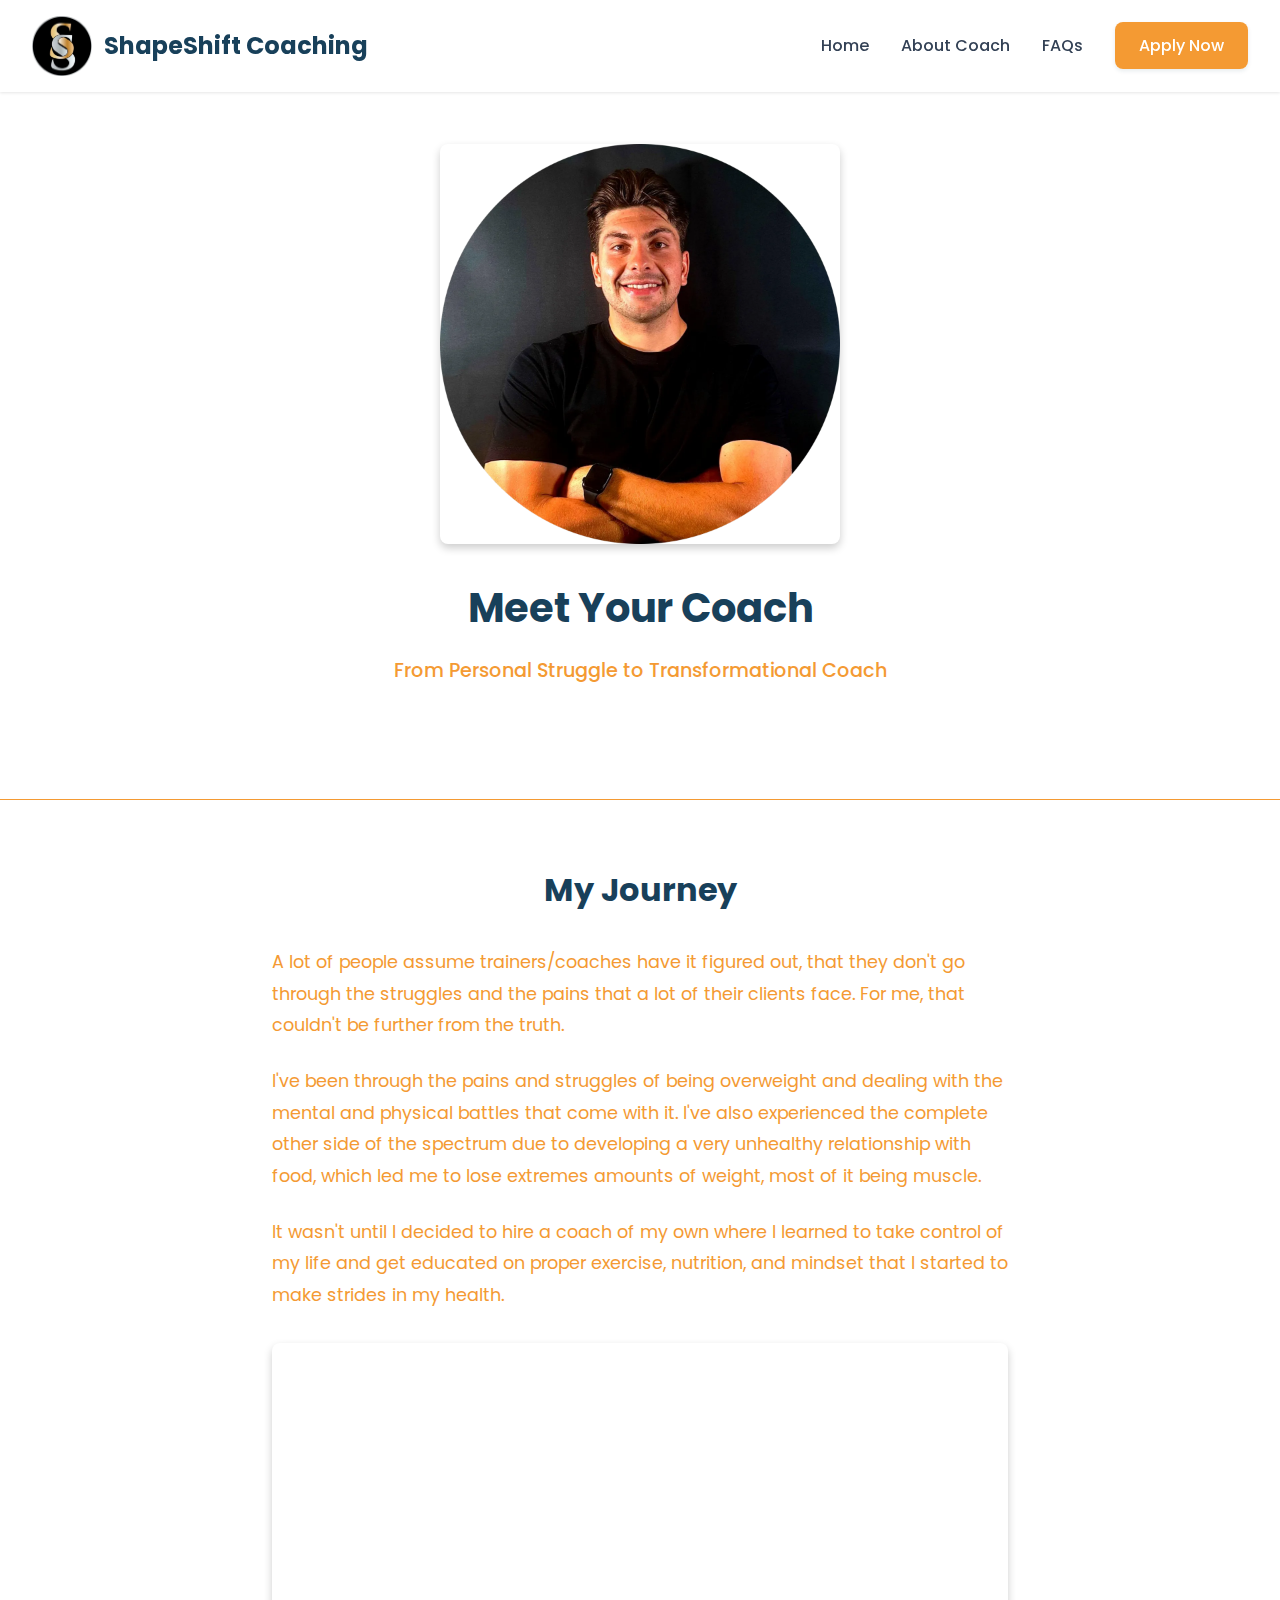
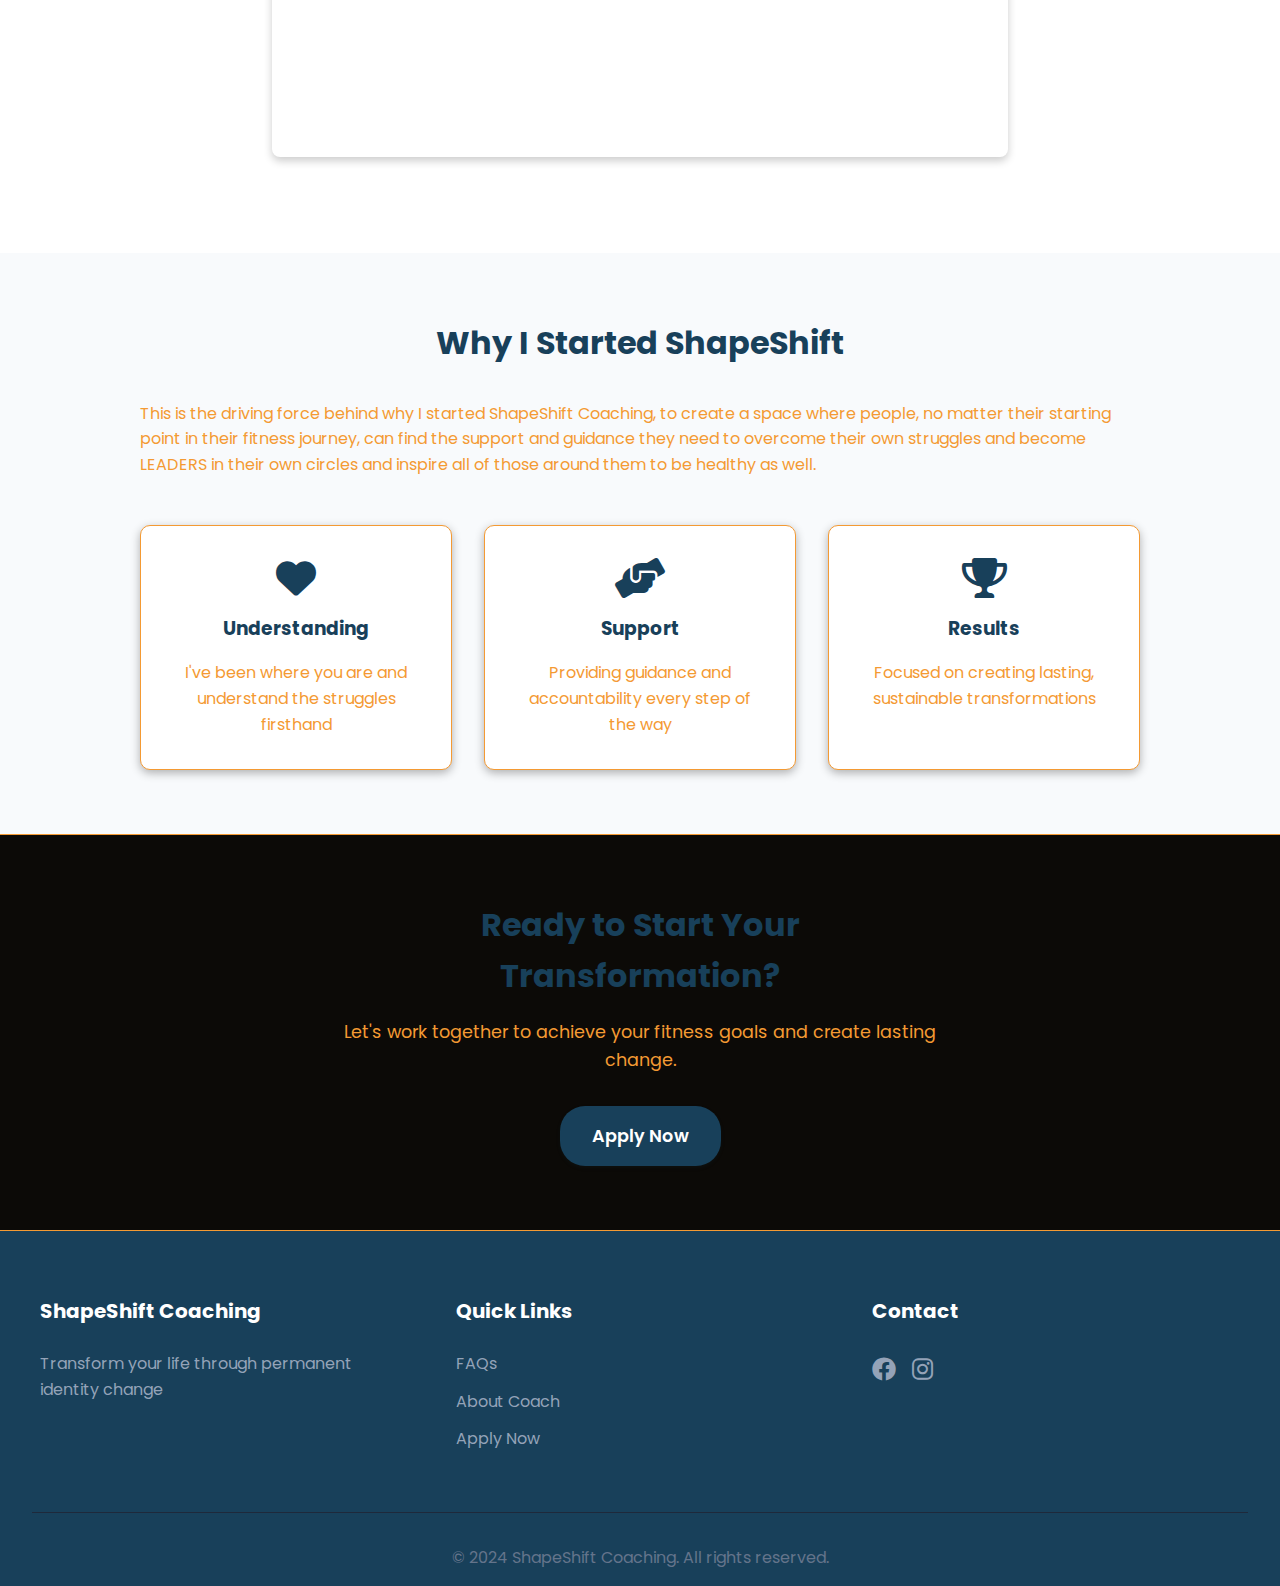
<file: pages/coach.html>
<!DOCTYPE html>
<html lang="en">

<head>
    <meta charset="UTF-8">
    <meta name="viewport" content="width=device-width, initial-scale=1.0">
    <title>About Coach - ShapeShift Coaching</title>
    <link rel="stylesheet" href="../css/style.css">
    <link rel="stylesheet" href="../css/coach.css">
    <link href="https://fonts.googleapis.com/css2?family=Poppins:wght@300;400;500;600;700&display=swap"
        rel="stylesheet">
    <link rel="stylesheet" href="https://cdnjs.cloudflare.com/ajax/libs/font-awesome/6.0.0/css/all.min.css">
    <style>
        .coach-cta {
            background-color: #0c0a07 !important;
            background: #0c0a07 !important;
        }
    </style>
</head>

<body>
    <nav class="navbar">
        <div class="nav-brand">
            <a href="../index.html">
                <img src="../images/logo.webp" alt="ShapeShift Coaching Logo">
                ShapeShift Coaching
            </a>
        </div>
        <div class="nav-toggle" id="navToggle">
            <span></span>
            <span></span>
            <span></span>
        </div>
        <ul class="nav-menu" id="navMenu">
            <li><a href="../index.html">Home</a></li>
            <li><a href="coach.html">About Coach</a></li>
            <li><a href="faqs.html">FAQs</a></li>
            <li><a href="apply.html" class="cta-button">Apply Now</a></li>
        </ul>
    </nav>

    <main class="coach-container">
        <section class="coach-hero">
            <div class="coach-image">
                <img src="../images/coach.webp" alt="ShapeShift Coach" class="coach-photo">
            </div>
            <div class="coach-intro">
                <h1>Meet Your Coach</h1>
                <p class="tagline">From Personal Struggle to Transformational Coach</p>
            </div>
        </section>

        <section class="coach-story">
            <div class="story-content">
                <h2>My Journey</h2>
                <p>A lot of people assume trainers/coaches have it figured out, that they don't go through the struggles
                    and the pains that a lot of their clients face. For me, that couldn't be further from the truth.</p>

                <p>I've been through the pains and struggles of being overweight and dealing with the mental and
                    physical battles that come with it. I've also experienced the complete other side of the spectrum
                    due to developing a very unhealthy relationship with food, which led me to lose extremes amounts of
                    weight, most of it being muscle.</p>

                <p>It wasn't until I decided to hire a coach of my own where I learned to take control of my life and
                    get educated on proper exercise, nutrition, and mindset that I started to make strides in my health.
                </p>

                <div class="video-container">
                    <iframe src="https://www.youtube.com/embed/McyvP00vWyw" title="Coach's Journey Video"
                        frameborder="0"
                        allow="accelerometer; autoplay; clipboard-write; encrypted-media; gyroscope; picture-in-picture"
                        allowfullscreen>
                    </iframe>
                </div>
            </div>
        </section>

        <section class="coach-mission">
            <div class="mission-content">
                <h2>Why I Started ShapeShift</h2>
                <p>This is the driving force behind why I started ShapeShift Coaching, to create a space where people,
                    no matter their starting point in their fitness journey, can find the support and guidance they need
                    to overcome their own struggles and become LEADERS in their own circles and inspire all of those
                    around them to be healthy as well.</p>

                <div class="mission-values">
                    <div class="value-item">
                        <i class="fas fa-heart"></i>
                        <h3>Understanding</h3>
                        <p>I've been where you are and understand the struggles firsthand</p>
                    </div>
                    <div class="value-item">
                        <i class="fas fa-hands-helping"></i>
                        <h3>Support</h3>
                        <p>Providing guidance and accountability every step of the way</p>
                    </div>
                    <div class="value-item">
                        <i class="fas fa-trophy"></i>
                        <h3>Results</h3>
                        <p>Focused on creating lasting, sustainable transformations</p>
                    </div>
                </div>
            </div>
        </section>

        <section class="coach-cta">
            <div class="cta-content">
                <h2>Ready to Start Your Transformation?</h2>
                <p>Let's work together to achieve your fitness goals and create lasting change.</p>
                <a href="apply.html" class="cta-button">Apply Now</a>
            </div>
        </section>
    </main>

    <footer>
        <div class="footer-content">
            <div class="footer-section">
                <h3>ShapeShift Coaching</h3>
                <p>Transform your life through permanent identity change</p>
            </div>
            <div class="footer-section">
                <h3>Quick Links</h3>
                <ul>
                    <li><a href="faqs.html">FAQs</a></li>
                    <li><a href="coach.html">About Coach</a></li>
                    <li><a href="apply.html">Apply Now</a></li>
                </ul>
            </div>
            <div class="footer-section">
                <h3>Contact</h3>
                <div class="social-links">
                    <a href="#"><i class="fab fa-facebook"></i></a>
                    <a href="#"><i class="fab fa-instagram"></i></a>
                </div>
            </div>
        </div>
        <div class="footer-bottom">
            <p>&copy; 2024 ShapeShift Coaching. All rights reserved.</p>
        </div>
    </footer>

    <script src="../js/main.js"></script>
</body>

</html>
</file>
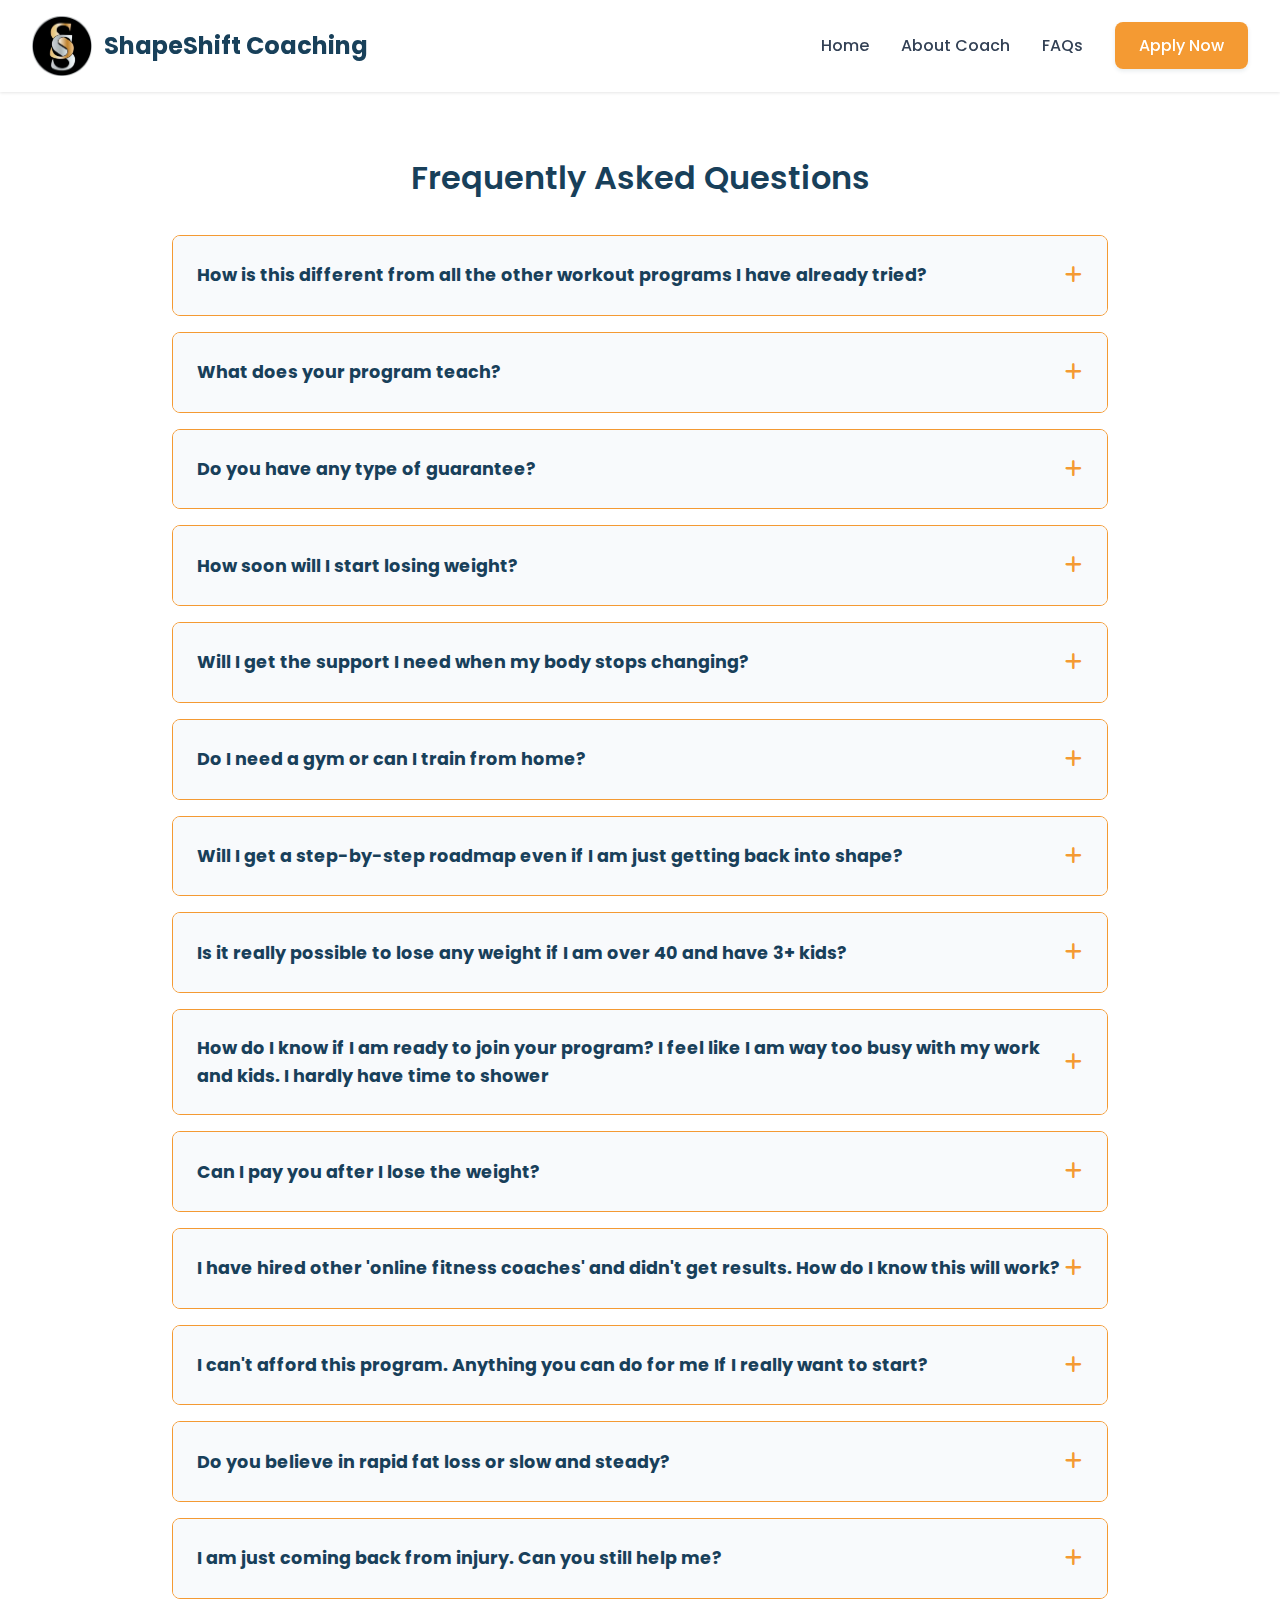
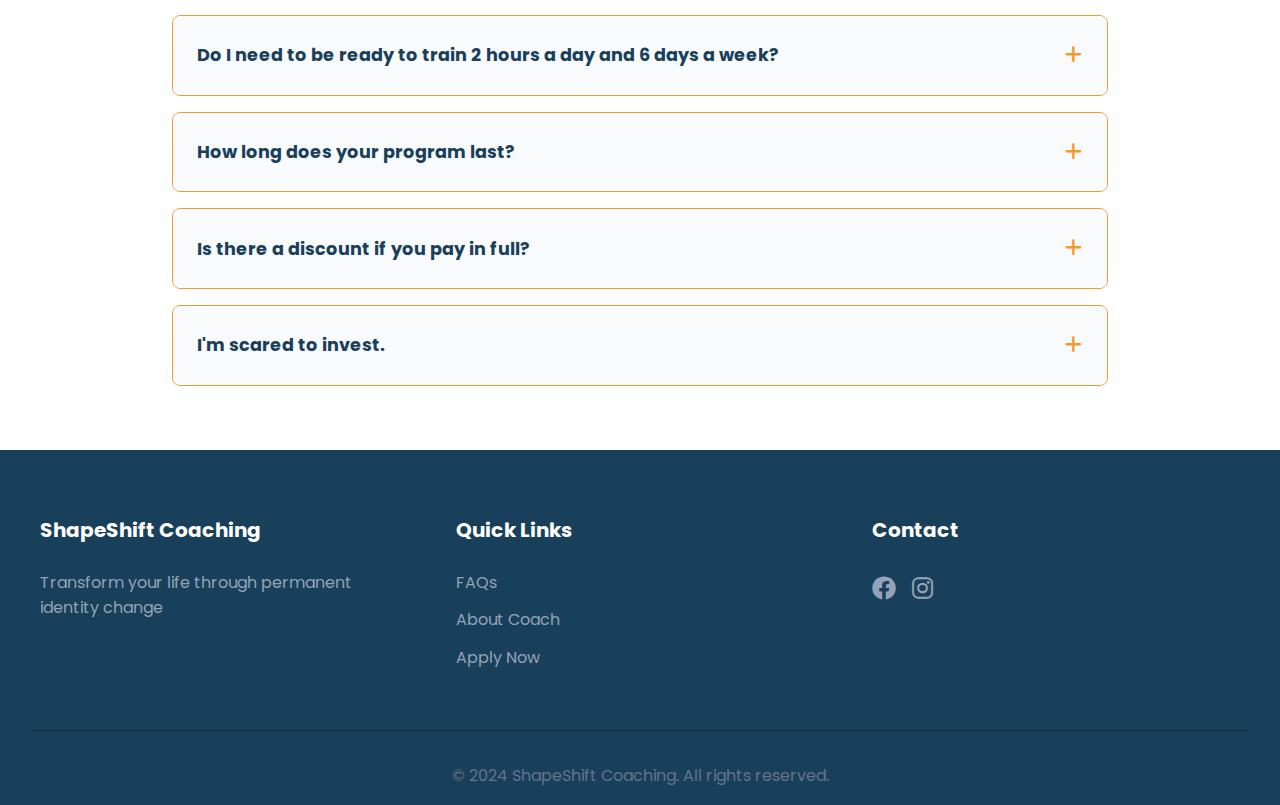
<file: pages/faqs.html>
<!DOCTYPE html>
<html lang="en">

<head>
    <meta charset="UTF-8">
    <meta name="viewport" content="width=device-width, initial-scale=1.0">
    <title>FAQs - ShapeShift Coaching</title>
    <link rel="stylesheet" href="../css/style.css">
    <link rel="stylesheet" href="../css/faqs.css">
    <link href="https://fonts.googleapis.com/css2?family=Poppins:wght@300;400;500;600;700&display=swap"
        rel="stylesheet">
    <link rel="stylesheet" href="https://cdnjs.cloudflare.com/ajax/libs/font-awesome/6.0.0/css/all.min.css">
</head>

<body>
    <nav class="navbar">
        <div class="nav-brand">
            <a href="../index.html">
                <img src="../images/logo.webp" alt="ShapeShift Coaching Logo">
                ShapeShift Coaching
            </a>
        </div>
        <div class="nav-toggle" id="navToggle">
            <span></span>
            <span></span>
            <span></span>
        </div>
        <ul class="nav-menu" id="navMenu">
            <li><a href="../index.html">Home</a></li>
            <li><a href="coach.html">About Coach</a></li>
            <li><a href="faqs.html">FAQs</a></li>
            <li><a href="apply.html" class="cta-button">Apply Now</a></li>
        </ul>
    </nav>

    <main class="faq-container">
        <h1>Frequently Asked Questions</h1>

        <div class="faq-section">
            <div class="faq-item">
                <div class="faq-question">
                    <h3>How is this different from all the other workout programs I have already tried?</h3>
                    <span class="toggle-icon"><i class="fas fa-plus"></i></span>
                </div>
                <div class="faq-answer">
                    <p>The RESHAPE program focuses on IDENTITY change to create permanent transformation. While every
                        other program will have you follow some cookie cutter program like a dog, never teaching you the
                        skills you need to be successful on your own. The RESHAPE program thrives from its 3 core
                        principles:</p>
                    <p>1) Sustainability (AKA FUN). Cause what is FUN is REPEATED.</p>
                    <p>2) Personalization. Everything will be custom to you, your life, your job, and your preferences.
                    </p>
                    <p>3) Accountability. We offer top level accountability to ensure sure that you stay on track with
                        your goals despite what life throws your way</p>
                </div>
            </div>

            <div class="faq-item">
                <div class="faq-question">
                    <h3>What does your program teach?</h3>
                    <span class="toggle-icon"><i class="fas fa-plus"></i></span>
                </div>
                <div class="faq-answer">
                    <p>ShapeShift's RESHAPE program teaches you how to lose fat, build muscle and reclaim your
                        confidence and energy through a PERMANENT identity transformation.</p>
                    <p>Not by letting go of carbs, but letting go of who you USED TO BE! Reshape your life, reshape your
                        body, reshape your metabolism, reshape your energy, reshape yourself! I prioritize education so
                        that after this program you can be your own coach, and coach yourself and your friends. I tell
                        people this is the LAST program you will ever need and I stand by that. I pride myself on being
                        the BEST fitness program for permanent transformation on the planet.</p>
                </div>
            </div>

            <div class="faq-item">
                <div class="faq-question">
                    <h3>Do you have any type of guarantee?</h3>
                    <span class="toggle-icon"><i class="fas fa-plus"></i></span>
                </div>
                <div class="faq-answer">
                    <p>If you listen to everything I say, hit your workouts, and follow my nutrition protocols and are
                        still unable to accomplish the goal you and I agree to; then there is 100% money back guarantee.
                    </p>
                </div>
            </div>

            <div class="faq-item">
                <div class="faq-question">
                    <h3>How soon will I start losing weight?</h3>
                    <span class="toggle-icon"><i class="fas fa-plus"></i></span>
                </div>
                <div class="faq-answer">
                    <p>As soon as you start following the workout and nutrition plan, you will start getting results!
                        Losing 5-10 lbs the first month is not uncommon, but it comes with consistency.</p>
                </div>
            </div>

            <div class="faq-item">
                <div class="faq-question">
                    <h3>Will I get the support I need when my body stops changing?</h3>
                    <span class="toggle-icon"><i class="fas fa-plus"></i></span>
                </div>
                <div class="faq-answer">
                    <p>Yes, I do weekly check-ins to avoid weight loss plateaus. The reason why most people fail at
                        fitness programs is because they buy a random, non-personalized program online and it comes
                        without a coach. This makes it very hard to get past plateaus because the program never changes.
                        Your program will change along with your body to make sure we're continuously making progress.
                    </p>
                </div>
            </div>

            <div class="faq-item">
                <div class="faq-question">
                    <h3>Do I need a gym or can I train from home?</h3>
                    <span class="toggle-icon"><i class="fas fa-plus"></i></span>
                </div>
                <div class="faq-answer">
                    <p>Both work fine! If you have equipment at home I can make you a custom workout routine to fit your
                        schedule and exercise capability.</p>
                </div>
            </div>

            <div class="faq-item">
                <div class="faq-question">
                    <h3>Will I get a step-by-step roadmap even if I am just getting back into shape?</h3>
                    <span class="toggle-icon"><i class="fas fa-plus"></i></span>
                </div>
                <div class="faq-answer">
                    <p>Yes, after you sign up, we will walk you through everything you need to do to make sure we can
                        start getting results as fast as possible. After you watch your welcome video, have orientation,
                        and receive all your plans there is a step-by-step process every client follows to get started
                        that completely takes the guesswork out of getting back in shape.</p>
                </div>
            </div>

            <div class="faq-item">
                <div class="faq-question">
                    <h3>Is it really possible to lose any weight if I am over 40 and have 3+ kids?</h3>
                    <span class="toggle-icon"><i class="fas fa-plus"></i></span>
                </div>
                <div class="faq-answer">
                    <p>Yes, we work with many people who are 40 and older who are still creating incredible
                        transformations with kids and a busy schedule. You will be receiving many different tools and
                        pieces of advice to help manage your time efficiently.</p>
                </div>
            </div>

            <div class="faq-item">
                <div class="faq-question">
                    <h3>How do I know if I am ready to join your program? I feel like I am way too busy with my work and
                        kids. I hardly have time to shower</h3>
                    <span class="toggle-icon"><i class="fas fa-plus"></i></span>
                </div>
                <div class="faq-answer">
                    <p>There is never going to be a "best time to start". If you learn how to conquer your fitness goals
                        when your life is busy, they become EASY to maintain when your life becomes less busy. If you
                        use the busy excuse forever, you will pass away with poor health. The choice is yours.</p>
                </div>
            </div>

            <div class="faq-item">
                <div class="faq-question">
                    <h3>Can I pay you after I lose the weight?</h3>
                    <span class="toggle-icon"><i class="fas fa-plus"></i></span>
                </div>
                <div class="faq-answer">
                    <p>I used to think like this too. But it wouldn't do you any favors. It wouldn't be fair to YOU.
                        People who pay..pay attention and cause you to have some skin in the game to drive you to make
                        the most out of the program. The program works and that has been proven time and time again.
                        Now, we need to put in the work.</p>
                </div>
            </div>

            <div class="faq-item">
                <div class="faq-question">
                    <h3>I have hired other 'online fitness coaches' and didn't get results. How do I know this will
                        work?</h3>
                    <span class="toggle-icon"><i class="fas fa-plus"></i></span>
                </div>
                <div class="faq-answer">
                    <p>I am sorry to hear that. You are not alone though. I did the same thing when I first started out
                        and the best thing I can encourage you to do is check out our testimonials. The testimonials
                        prove that we care a lot about who we work with and they are real people. Most fitness coaches
                        never spend time improving their service to give their clients a better experience. We are very
                        happy to say that we have added an app, a members site, cookbooks, and an incredible client
                        group that supports one another to help you on your journey.</p>
                    <p>Our mission is to eliminate yo-yo dieting for good and prevent people from taking drastic
                        approaches, which cause them to end up quitting or excessive weight regain. We are only going to
                        get there by providing the best service possible to each individual client.</p>
                </div>
            </div>

            <div class="faq-item">
                <div class="faq-question">
                    <h3>I can't afford this program. Anything you can do for me If I really want to start?</h3>
                    <span class="toggle-icon"><i class="fas fa-plus"></i></span>
                </div>
                <div class="faq-answer">
                    <p>We offer different financing options to help split up payments and make things flexible for you!
                        We also offer 100% money back guarantee so there is practically no risk.</p>
                </div>
            </div>

            <div class="faq-item">
                <div class="faq-question">
                    <h3>Do you believe in rapid fat loss or slow and steady?</h3>
                    <span class="toggle-icon"><i class="fas fa-plus"></i></span>
                </div>
                <div class="faq-answer">
                    <p>Both. Depending on genetics you will lose weight at different paces. One thing that holds true
                        is; that people can usually lose weight a lot faster, but they never end up doing it because
                        they follow unsustainable approaches that cause a 3-month transformation to end up being a 6-9
                        month of yo-yo crash diet. Wasting money and time. You will never have to worry about that again
                        in the RESHAPE program. It's a change for LIFE.</p>
                </div>
            </div>

            <div class="faq-item">
                <div class="faq-question">
                    <h3>I am just coming back from injury. Can you still help me?</h3>
                    <span class="toggle-icon"><i class="fas fa-plus"></i></span>
                </div>
                <div class="faq-answer">
                    <p>Yes! If you are working with a physical therapist we can include the workouts they want you doing
                        with the workouts I will make them for you to make sure you are progressively getting better and
                        better. I have had many clients go through this process with me because accountability and
                        nutrition are one of the most important things when recovering from an injury. This is because
                        your injury may have made you less active, making weight gain easier. BY controlling nutrition
                        and supporting you, I am able to keep that from happening.</p>
                </div>
            </div>

            <div class="faq-item">
                <div class="faq-question">
                    <h3>Do I need to be ready to train 2 hours a day and 6 days a week?</h3>
                    <span class="toggle-icon"><i class="fas fa-plus"></i></span>
                </div>
                <div class="faq-answer">
                    <p>No.</p>
                    <p>Our best clients only workout 3-5 times a week and complete three workouts in 45-90 minutes MAX.
                        Our workout app has a stopwatch and timer built into it so it helps you stay accountable and not
                        waste time in the gym so you can get back to your normal daily tasks.</p>
                </div>
            </div>

            <div class="faq-item">
                <div class="faq-question">
                    <h3>How long does your program last?</h3>
                    <span class="toggle-icon"><i class="fas fa-plus"></i></span>
                </div>
                <div class="faq-answer">
                    <p>There is a 6 month and 12 month option. Anything less is too little and anything more is just if
                        you love the community and want to stay.</p>
                </div>
            </div>

            <div class="faq-item">
                <div class="faq-question">
                    <h3>Is there a discount if you pay in full?</h3>
                    <span class="toggle-icon"><i class="fas fa-plus"></i></span>
                </div>
                <div class="faq-answer">
                    <p>Yes, there is a discount IF paid in full.</p>
                </div>
            </div>

            <div class="faq-item">
                <div class="faq-question">
                    <h3>I'm scared to invest.</h3>
                    <span class="toggle-icon"><i class="fas fa-plus"></i></span>
                </div>
                <div class="faq-answer">
                    <p>You should be. This is normal and actually a sign that you're getting out of your comfort zone.
                        Congratulations! I have also personally invested tons into my own coaching and self-development
                        and even still do today.</p>
                </div>
            </div>
        </div>
    </main>

    <footer>
        <div class="footer-content">
            <div class="footer-section">
                <h3>ShapeShift Coaching</h3>
                <p>Transform your life through permanent identity change</p>
            </div>
            <div class="footer-section">
                <h3>Quick Links</h3>
                <ul>
                    <li><a href="faqs.html">FAQs</a></li>
                    <li><a href="coach.html">About Coach</a></li>
                    <li><a href="apply.html">Apply Now</a></li>
                </ul>
            </div>
            <div class="footer-section">
                <h3>Contact</h3>
                <div class="social-links">
                    <a href="#"><i class="fab fa-facebook"></i></a>
                    <a href="#"><i class="fab fa-instagram"></i></a>
                </div>
            </div>
        </div>
        <div class="footer-bottom">
            <p>&copy; 2024 ShapeShift Coaching. All rights reserved.</p>
        </div>
    </footer>

    <script src="../js/main.js"></script>
    <script src="../js/faqs.js"></script>
</body>

</html>
</file>
<file: css/style.css>
:root {
    --primary-color: #ffffff;
    --secondary-color: #18405A;
    --accent-color: #F49A33;
    --text-color: #1f2937;
    --light-bg: #f8fafc;
    --white: #ffffff;
    --gray-100: #f8fafc;
    --gray-200: #e2e8f0;
    --gray-300: #cbd5e1;
    --gray-400: #94a3b8;
    --gray-500: #64748b;
    --gray-600: #475569;
    --gray-700: #334155;
    --gray-800: #1e293b;
    --gray-900: #18405A;
}

* {
    margin: 0;
    padding: 0;
    box-sizing: border-box;
}

body {
    font-family: 'Poppins', sans-serif;
    line-height: 1.6;
    color: var(--text-color);
    background: var(--primary-color);
}

/* Navbar Styles */
.navbar {
    position: fixed;
    top: 0;
    width: 100%;
    background: var(--white);
    padding: 1rem 2rem;
    display: flex;
    justify-content: space-between;
    align-items: center;
    box-shadow: 0 1px 3px rgba(0, 0, 0, 0.1);
    z-index: 1000;
}

.nav-brand a {
    font-size: 1.5rem;
    font-weight: 700;
    color: var(--secondary-color);
    text-decoration: none;
    display: flex;
    align-items: center;
}

.nav-brand img {
    height: 60px;
    width: auto;
    margin-right: 0.75rem;
}

.nav-menu {
    display: flex;
    list-style: none;
    gap: 2rem;
}

.nav-menu a {
    text-decoration: none;
    color: var(--gray-700);
    font-weight: 500;
    transition: color 0.3s ease;
}

.nav-menu a:hover {
    color: var(--secondary-color);
}

.cta-button {
    background: var(--accent-color);
    color: var(--white) !important;
    padding: 0.75rem 1.5rem;
    border-radius: 8px;
    transition: all 0.3s ease;
    font-weight: 600;
    box-shadow: 0 2px 4px rgba(24, 64, 90, 0.1);
}

.cta-button:hover {
    background: var(--secondary-color);
    color: var(--accent-color) !important;
    transform: translateY(-1px);
    box-shadow: 0 4px 6px rgba(24, 64, 90, 0.2);
}

/* Hero Section */
.hero {
    margin-top: 80px;
    min-height: 80vh;
    display: flex;
    align-items: center;
    padding: 4rem 2rem;
    background: linear-gradient(to bottom right, var(--gray-100), var(--white));
}

.hero-content {
    max-width: 600px;
    padding: 2rem;
}

.hero h1 {
    font-size: 3.5rem;
    line-height: 1.2;
    margin-bottom: 1.5rem;
    color: var(--gray-900);
    font-weight: 700;
}

.hero p {
    color: var(--gray-600);
    font-size: 1.25rem;
    margin-bottom: 2rem;
}

/* Features Section */
.features {
    padding: 6rem 2rem;
    text-align: center;
    background: var(--white);
}

.features h2 {
    color: var(--gray-900);
    font-size: 2.5rem;
    margin-bottom: 3rem;
}

.feature-grid {
    display: grid;
    grid-template-columns: repeat(auto-fit, minmax(280px, 1fr));
    gap: 2rem;
    margin-top: 2rem;
    max-width: 1200px;
    margin: 0 auto;
}

.feature-card {
    padding: 2.5rem;
    background: var(--white);
    border-radius: 12px;
    box-shadow: 0 4px 6px rgba(0, 0, 0, 0.05);
    transition: all 0.3s ease;
    border: 1px solid var(--gray-200);
}

.feature-card:hover {
    transform: translateY(-5px);
    box-shadow: 0 8px 12px rgba(0, 0, 0, 0.1);
}

.feature-card i {
    font-size: 2.5rem;
    color: var(--secondary-color);
    margin-bottom: 1.5rem;
}

.feature-card h3 {
    color: var(--gray-900);
    font-size: 1.5rem;
    margin-bottom: 1rem;
}

.feature-card p {
    color: var(--gray-600);
    font-size: 1.1rem;
}

/* About Owner Section */
.about-owner {
    padding: 6rem 2rem;
    background: var(--gray-100);
}

.about-owner h2 {
    color: var(--gray-900);
    font-size: 2.5rem;
    text-align: center;
    margin-bottom: 3rem;
}

.owner-content {
    max-width: 1200px;
    margin: 0 auto;
    display: grid;
    grid-template-columns: 1fr 2fr;
    gap: 4rem;
    align-items: center;
}

.owner-image img {
    width: 100%;
    border-radius: 12px;
    box-shadow: 0 4px 6px rgba(0, 0, 0, 0.1);
}

.owner-bio p {
    color: var(--gray-600);
    font-size: 1.1rem;
    margin-bottom: 1.5rem;
}

/* CTA Section */
.cta-section {
    padding: 6rem 2rem;
    text-align: center;
    background: linear-gradient(to bottom right, var(--secondary-color), var(--accent-color));
    color: var(--white);
}

.cta-section h2 {
    font-size: 2.5rem;
    margin-bottom: 1.5rem;
}

.cta-section p {
    font-size: 1.25rem;
    margin-bottom: 2rem;
    max-width: 600px;
    margin-left: auto;
    margin-right: auto;
}

.cta-section .cta-button {
    background: var(--accent-color);
    color: var(--white) !important;
    font-size: 1.1rem;
    padding: 1rem 2rem;
}

.cta-section .cta-button:hover {
    background: var(--secondary-color);
    color: var(--accent-color) !important;
}

/* Footer */
footer {
    background: var(--gray-900);
    color: var(--gray-300);
    padding: 4rem 2rem 1rem;
}

.footer-content {
    max-width: 1200px;
    margin: 0 auto;
    display: grid;
    grid-template-columns: repeat(auto-fit, minmax(250px, 1fr));
    gap: 3rem;
}

.footer-section h3 {
    color: var(--white);
    margin-bottom: 1.5rem;
    font-size: 1.25rem;
}

.footer-section p {
    color: var(--gray-400);
}

.footer-section ul {
    list-style: none;
}

.footer-section ul li {
    margin-bottom: 0.75rem;
}

.footer-section a {
    color: var(--gray-400);
    text-decoration: none;
    transition: color 0.3s ease;
}

.footer-section a:hover {
    color: var(--white);
}

.social-links {
    display: flex;
    gap: 1rem;
    margin-top: 1rem;
}

.social-links a {
    color: var(--gray-400);
    font-size: 1.5rem;
    transition: color 0.3s ease;
}

.social-links a:hover {
    color: var(--white);
}

.footer-bottom {
    text-align: center;
    padding-top: 2rem;
    margin-top: 3rem;
    border-top: 1px solid var(--gray-800);
    color: var(--gray-500);
}

/* Responsive Design */
@media (max-width: 768px) {
    .nav-menu {
        display: none;
        position: absolute;
        top: 100%;
        left: 0;
        width: 100%;
        background: var(--white);
        padding: 1rem;
        flex-direction: column;
        text-align: center;
        border-top: 1px solid var(--gray-200);
        box-shadow: 0 4px 6px rgba(0, 0, 0, 0.1);
    }

    .nav-menu.active {
        display: flex;
    }

    .nav-menu a {
        color: var(--gray-700);
        padding: 0.8rem 0;
        font-weight: 500;
    }

    .nav-menu a.cta-button {
        display: inline-block;
        margin: 0.5rem 2rem;
        padding: 0.8rem 2rem;
    }

    .nav-toggle {
        display: block;
        cursor: pointer;
    }

    .nav-toggle span {
        display: block;
        width: 25px;
        height: 2px;
        background: var(--gray-700);
        margin: 5px 0;
        transition: 0.3s;
    }

    .hero {
        flex-direction: column;
        text-align: center;
        padding: 2rem 1rem;
    }

    .hero h1 {
        font-size: 2.5rem;
    }

    .owner-content {
        grid-template-columns: 1fr;
        gap: 2rem;
    }

    .owner-image {
        max-width: 400px;
        margin: 0 auto;
    }

    .nav-brand img {
        height: 48px;
    }
}

/* Update the nav-toggle styles */
.nav-toggle {
    display: none;
}

@media (max-width: 768px) {
    .nav-toggle {
        display: block;
        cursor: pointer;
    }

    .nav-toggle.active span:nth-child(1) {
        transform: rotate(45deg) translate(5px, 5px);
    }

    .nav-toggle.active span:nth-child(2) {
        opacity: 0;
    }

    .nav-toggle.active span:nth-child(3) {
        transform: rotate(-45deg) translate(5px, -5px);
    }
}

/* Guarantee section */
.guarantee {
    background: var(--light-bg);
    padding: 4rem 2rem;
    text-align: center;
}

.guarantee h2 {
    color: var(--secondary-color);
}

.guarantee p {
    color: var(--accent-color);
}

/* Contact content */
.contact-content {
    background: var(--primary-color);
    padding: 4rem 2rem;
    text-align: center;
}

.contact-content h2 {
    color: var(--secondary-color);
}

.contact-content p {
    color: var(--accent-color);
}
</file>
<file: css/coach.css>
.coach-container {
    margin-top: 80px;
}

.coach-hero {
    background: var(--primary-color);
    padding: 4rem 2rem;
    text-align: center;
    position: relative;
    border-bottom: 1px solid var(--accent-color);
}

.coach-image {
    text-align: center;
    margin-bottom: 2rem;
    max-width: 400px;
    margin-left: auto;
    margin-right: auto;
}

.coach-photo {
    width: 100%;
    height: auto;
    border-radius: 8px;
    box-shadow: 0 4px 8px rgba(0, 0, 0, 0.2);
    display: block;
}

.image-placeholder {
    display: none;
}

.coach-intro {
    text-align: center;
    margin-bottom: 3rem;
}

.coach-intro h1 {
    color: var(--secondary-color);
    font-size: 2.5rem;
    margin-bottom: 1rem;
}

.coach-intro .tagline {
    font-size: 1.2rem;
    color: var(--accent-color);
    font-weight: 500;
}

.coach-story {
    padding: 4rem 2rem;
    max-width: 800px;
    margin: 0 auto;
    background: var(--primary-color);
}

.story-content h2 {
    color: var(--secondary-color);
    font-size: 2rem;
    margin-bottom: 2rem;
    text-align: center;
}

.story-content p {
    margin-bottom: 1.5rem;
    line-height: 1.8;
    font-size: 1.1rem;
    color: var(--accent-color);
}

.video-container {
    position: relative;
    padding-bottom: 56.25%;
    /* 16:9 aspect ratio */
    height: 0;
    overflow: hidden;
    max-width: 800px;
    margin: 2rem auto;
    border-radius: 8px;
    box-shadow: 0 4px 8px rgba(0, 0, 0, 0.2);
}

.video-container iframe {
    position: absolute;
    top: 0;
    left: 0;
    width: 100%;
    height: 100%;
    border-radius: 8px;
}

.coach-mission {
    background: var(--light-bg);
    padding: 4rem 2rem;
}

.mission-content {
    max-width: 1000px;
    margin: 0 auto;
}

.mission-content h2 {
    color: var(--secondary-color);
    font-size: 2rem;
    margin-bottom: 2rem;
    text-align: center;
}

.mission-content p {
    color: var(--accent-color);
}

.mission-values {
    display: grid;
    grid-template-columns: repeat(auto-fit, minmax(250px, 1fr));
    gap: 2rem;
    margin-top: 3rem;
}

.value-item {
    text-align: center;
    padding: 2rem;
    background: var(--primary-color);
    border-radius: 10px;
    box-shadow: 0 3px 10px rgba(0, 0, 0, 0.3);
    transition: transform 0.3s ease;
    border: 1px solid var(--accent-color);
}

.value-item:hover {
    transform: translateY(-5px);
}

.value-item i {
    font-size: 2.5rem;
    color: var(--secondary-color);
    margin-bottom: 1rem;
}

.value-item h3 {
    color: var(--secondary-color);
    margin-bottom: 1rem;
}

.value-item p {
    color: var(--accent-color);
}

body .coach-container .coach-cta {
    padding: 4rem 2rem;
    text-align: center;
    background-color: #0c0a07;
    background-image: none;
    background: #0c0a07;
    border-top: 1px solid var(--accent-color);
    border-bottom: 1px solid var(--accent-color);
}

.cta-content {
    max-width: 600px;
    margin: 0 auto;
}

.cta-content h2 {
    font-size: 2rem;
    margin-bottom: 1rem;
    color: var(--secondary-color);
}

.cta-content p {
    margin-bottom: 2rem;
    font-size: 1.1rem;
    color: var(--accent-color);
}

.cta-content .cta-button {
    display: inline-block;
    padding: 1rem 2rem;
    font-size: 1.1rem;
    background: var(--secondary-color);
    color: var(--primary-color);
    border-radius: 25px;
    font-weight: 600;
    text-decoration: none;
    transition: background-color 0.3s ease;
}

.cta-content .cta-button:hover {
    background: #dbb76d;
}

@media (max-width: 768px) {
    .coach-hero {
        padding: 3rem 1rem;
    }

    .coach-image {
        max-width: 300px;
    }

    .coach-intro h1 {
        font-size: 2rem;
    }

    .story-content,
    .mission-content {
        padding: 1rem;
    }

    .value-item {
        padding: 1.5rem;
    }
}
</file>
<file: css/faqs.css>
.faq-container {
    margin-top: 120px;
    padding: 2rem;
    max-width: 1000px;
    margin-left: auto;
    margin-right: auto;
    background: var(--primary-color);
}

.faq-container h1 {
    text-align: center;
    color: var(--secondary-color);
    text-align: center;
    font-weight: 600;
    margin-bottom: 2rem;
}

.faq-section {
    margin-bottom: 2rem;
}

.faq-section h2 {
    color: var(--secondary-color);
    margin-bottom: 1.5rem;
    font-size: 1.8rem;
}

.faq-item {
    margin-bottom: 1rem;
    border: 1px solid var(--accent-color);
    border-radius: 8px;
    overflow: hidden;
    background: var(--light-bg);
}

.faq-question {
    padding: 1.5rem;
    background: var(--light-bg);
    display: flex;
    justify-content: space-between;
    align-items: center;
    cursor: pointer;
    transition: background-color 0.3s ease;
}

.faq-question:hover {
    background: #1c1a17;
    /* Slightly lighter than primary black */
}

.faq-question h3 {
    margin: 0;
    font-size: 1.1rem;
    color: var(--secondary-color);
}

.toggle-icon {
    font-size: 1.2rem;
    color: var(--accent-color);
    transition: transform 0.3s ease;
}

.faq-answer {
    padding: 0;
    max-height: 0;
    overflow: hidden;
    transition: all 0.3s ease;
    background: var(--light-bg);
    color: var(--accent-color);
}

.faq-item.active .faq-answer {
    padding: 1.5rem;
    max-height: 500px;
    border-top: 1px solid var(--accent-color);
}

.faq-item.active .toggle-icon {
    transform: rotate(45deg);
    color: var(--secondary-color);
}

.faq-answer p {
    margin: 0;
    line-height: 1.6;
    color: var(--accent-color);
}

.cta-section {
    text-align: center;
    margin-top: 4rem;
    padding: 3rem;
    background: var(--light-bg);
    border-radius: 10px;
    border: 1px solid var(--accent-color);
}

.cta-section h2 {
    color: var(--secondary-color);
    margin-bottom: 1rem;
}

.cta-section p {
    margin-bottom: 2rem;
    color: var(--accent-color);
}

@media (max-width: 768px) {
    .faq-container {
        padding: 1rem;
    }

    .faq-question h3 {
        font-size: 1rem;
        padding-right: 1rem;
    }
}
</file>
